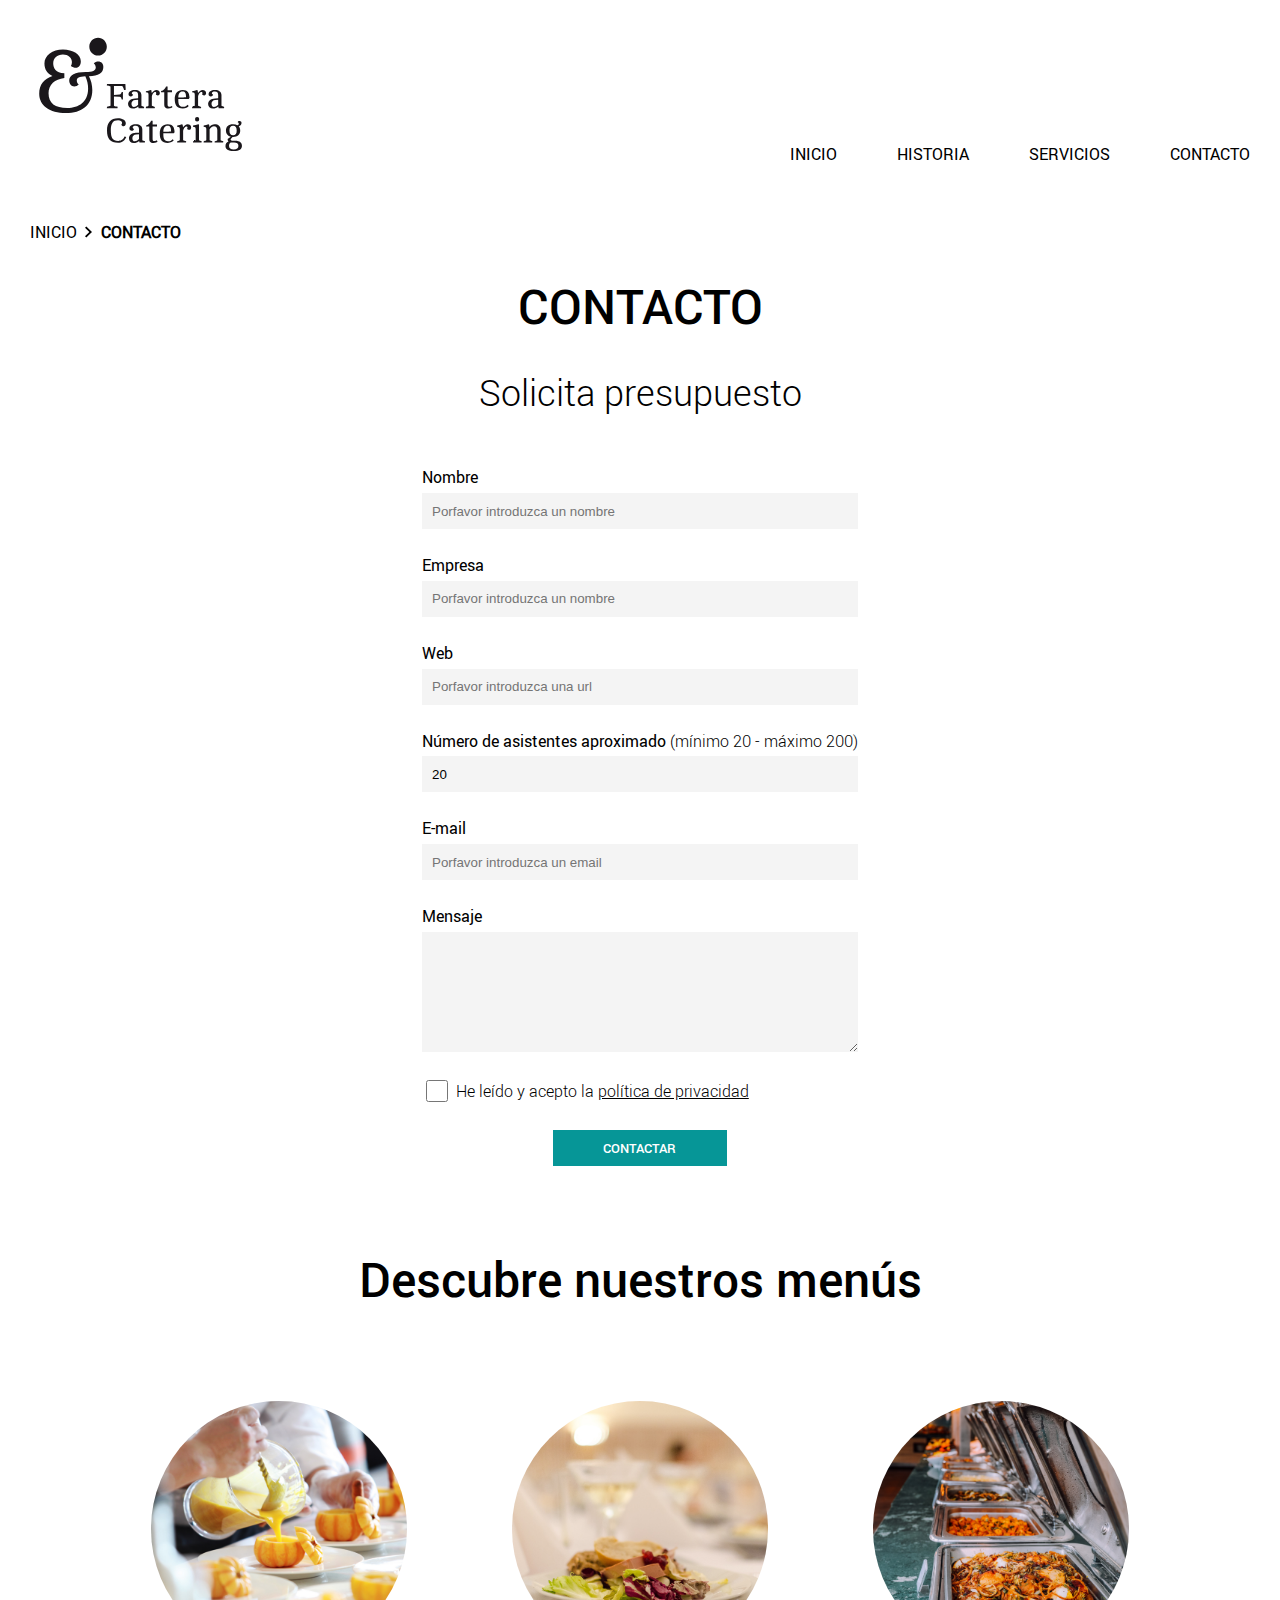
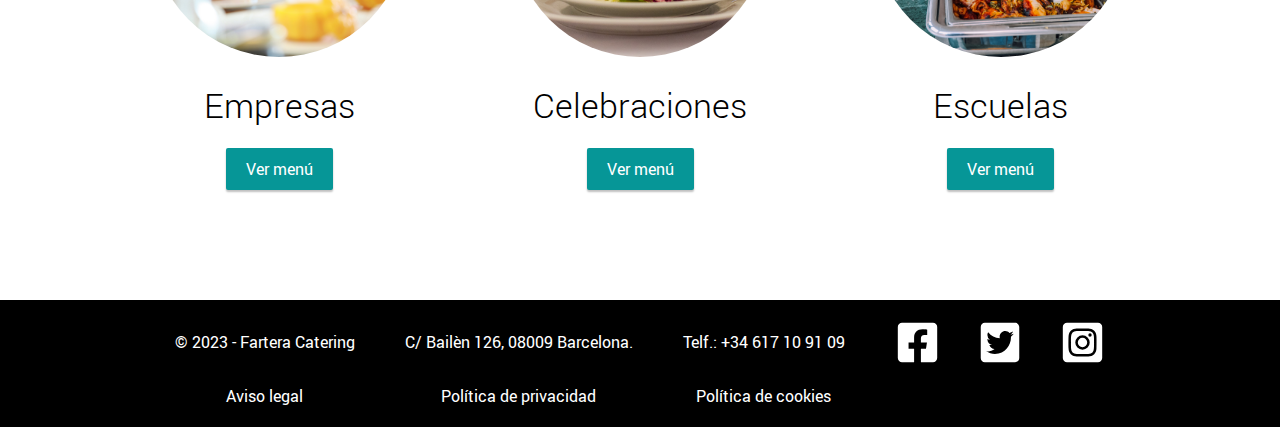
<file: contact.html>
<!DOCTYPE html>
<html lang="es-ES">
    <head>
        <title>Fartera Catering</title>
    
        <!-- META -->
        <meta charset="UTF-8">
        <meta name="viewport" content="width=device-width, initial-scale=1.0">
    
        <!-- CSS -->
        <link rel="stylesheet" href="css/reset.css">
        <link rel="stylesheet" href="css/type.css">
        <link rel="stylesheet" href="css/generalstyle.css">
        <link rel="stylesheet" href="css/formstyle.css">
    
        <!-- Favicon Provided -->
        <link rel="icon" type="image/svg" sizes="32x32" href="media/logo/FC-logo-isotipo.svg">
    </head>
    <body>
        <!-- HEADER -->
        <!-- #region -->
        <header>
            <div class="top-header">
                <picture>
                    <source srcset="media/logo/FC-logo-isotipo.svg" 
                        media="(max-width:480px)">
                    <img src="media/logo/FC-logo-horizontal.svg" 
                        alt="Fartera Catering Logo">
                </picture>
                <img src="media/icons/bars-solid.svg" alt="Icono de Menu"
                    class="ham_menu">
                <nav class="top-prinav">
                    <ul>
                        <li>
                            <a href="index.html" target="_parent" title="Ir a la pagina inicial">INICIO</a>
                        </li>
                        <li>
                            <a href="#" target="_parent" title="Ir a la pagina de historia">HISTORIA</a>
                        </li>
                        <li>
                            <a href="#" target="_parent" title="Ir a la pagina de servicios">SERVICIOS</a>
                        </li>
                        <li>
                            <a href="#" target="_self" title="Ir a la pagina de contacto">CONTACTO</a>
                        </li>
                    </ul>
                </nav>
            </div>
            <nav aria-label="Breadcrumb" class="breadcrumb">
                <ol>
                    <li><a href="index.html">INICIO</a></li>
                    <li><a href="#" aria-current="page">CONTACTO</a></li>
                </ol>
            </nav>
        </header>
        <!-- #endregion -->
    
        <!-- CONTACT FORM -->
        <!-- #region -->
        <form id="conctact-form" name="conctact-form" method="post">
            <h1>CONTACTO</h1>
            <fieldset>
                <legend>Solicita presupuesto</legend>
                <ul>
                    <li>
                        <label for="interested-name">Nombre</label>
                        <input id="interested-name" name="interested-name" 
                            type="text" minlength="1"
                            placeholder="Porfavor introduzca un nombre" required>
                    </li>
                    <li>
                        <label for="workstation">Empresa</label>
                        <input id="workstation" name="workstation"
                            type="text" minlength="1"
                            placeholder="Porfavor introduzca un nombre" required>
                    </li>
                    <li>
                        <label for="url-web">Web</label>
                        <input id="url-web" name="url-web"
                            type="url" minlength="1"
                            placeholder="Porfavor introduzca una url"
                            title="No olvides agregar https:// al link" required>
                    </li>
                    <li>
                        <label for="num-of-asist">
                            Número de asistentes aproximado 
                            <span>(mínimo 20 - máximo 200)</span>
                        </label>
                        <input id="num-of-asist" name="num-of-asist"
                            type="number" min="20" max="200" value="20"
                            placeholder="Porfavor introduzca un numero de asistentes" required>
                    </li>
                    <li>
                        <label for="email">E-mail</label>
                        <input id="email" name="email" type="email" 
                            pattern="^((?!\.)[\w\-_.]*[^.])(@\w+)(\.\w+(\.\w+)?[^.\W])$" 
                            placeholder="Porfavor introduzca un email" required>
                    </li>
                    <li>
                        <label for="message">Mensaje</label>
                        <textarea id="message" name="message" required></textarea>
                    </li>
                    <li class="makeme-row">
                        <input id="chk-privp" name="chk-privp" type="checkbox" required>
                        <label for="chk-privp">
                            He leído y acepto la 
                            <a href="www.farteracatering.com/politica-de-privacidad" 
                                target="_blank">
                                política de privacidad
                            </a>
                        </label>
                    </li>
                    <li>
                        <button type="submit">
                            CONTACTAR
                        </button>
                    </li>
                </ul>
            </fieldset>
        </form>
        <!-- #endregion -->
    
        <!-- SEE MORE SECTION -->
        <!-- #region -->
        <section class="see-more">
            <h2>Descubre nuestros menús</h2>
    
            <div>
                <article>
                    <picture>
                        <source srcset="media/img/empresa@1x.jpg,
                                        media/img/empresa@2x.jpg    2x,
                                        media/img/empresa@3x.jpg    3x">
                        <img src="media/img/empresa@3x.jpg" alt="Fotografia de un plato elegante">
                    </picture>
                    <h3>Empresas</h3>
                    <span>
                        <a href="menu-empresas.html" title="Ver menu para Empresas">Ver menú</a>
                    </span>
                </article>
        
                <article>
                    <picture>
                        <source srcset="media/img/celebraciones@1x.jpg,
                                        media/img/celebraciones@2x.jpg    2x,
                                        media/img/celebraciones@3x.jpg    3x">
                        <img src="media/img/celebraciones@3x.jpg" alt="Fotografia de un plato exotico">
                    </picture>
                    <h3>Celebraciones</h3>
                    <span>
                        <a href="#" title="Ver menu para Celebraciones">Ver menú</a>
                    </span>
                </article>
        
                <article>
                    <picture>
                        <source srcset="media/img/escuela@1x.jpg,
                                        media/img/escuela@2x.jpg    2x,
                                        media/img/escuela@3x.jpg    3x">
                        <img src="media/img/escuela@3x.jpg" alt="Fotografia de un buffet">
                    </picture>
                    <h3>Escuelas</h3>
                    <span>
                        <a href="#" title="Ver menu para Escuelas">Ver menú</a>
                    </span>
                </article>
            </div>
        </section>
        <!-- #endregion -->
    
        <!-- FOOTER -->
        <!-- #region -->
        <footer>
            <ul>
                <li>
                    <span>© 2023 - Fartera Catering</span>
                </li>
                <li>
                    <address>
                        C/ Bailèn 126, 08009 Barcelona.
                    </address>
                </li>
                <li>
                    <address>Telf.: +34 617 10 91 09</address>
                </li>
                <li>
                    <ul>
                        <li>
                            <a target="_blank" href="https://facebook.com/FarteraCatering">
                                <img src="media/icons/facebook-square-brands.svg" alt="Facebook">
                            </a>
                        </li>
                        <li>
                            <a target="_blank" href="https://twitter.com/FarteraCatering">
                                <img src="media/icons/twitter-square-brands.svg" alt="Twitter">
                            </a>
                        </li>
                        <li>
                            <a target="_blank" href="https://instagram.com/FarteraCatering">
                                <img src="media/icons/instagram-square-brands.svg" alt="Instagramr">
                            </a>
                        </li>
                    </ul>
                </li>
                <li>
                    <a href="#">Aviso legal</a>
                </li>
                <li>
                    <a href="#">Política de privacidad</a>
                </li>
                <li>
                    <a href="#">Política de cookies</a>
                </li>
            </ul>
        </footer>
        <!-- #endregion -->
    
        <!-- JS -->
        <!-- #region -->
        <script src="js/menu.js"></script>
        <!-- #endregion -->
    </body>
</html>
</file>
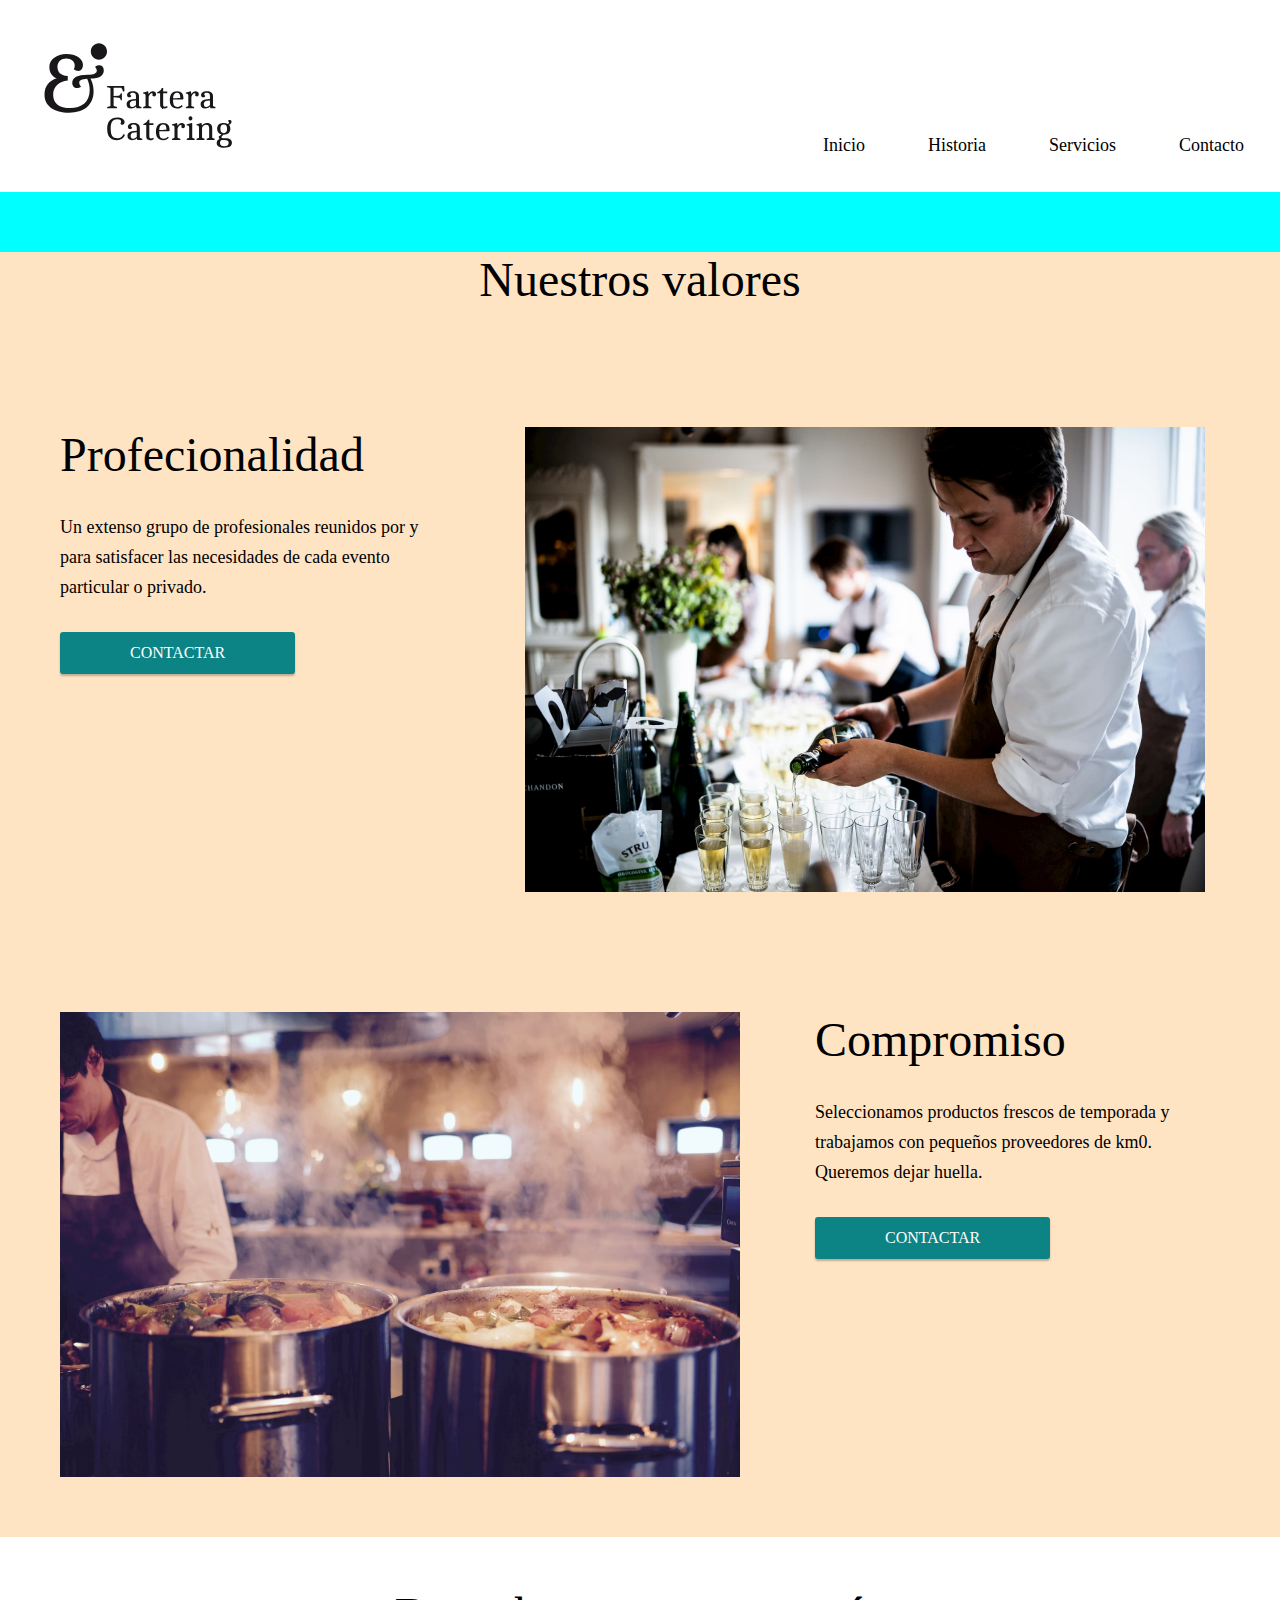
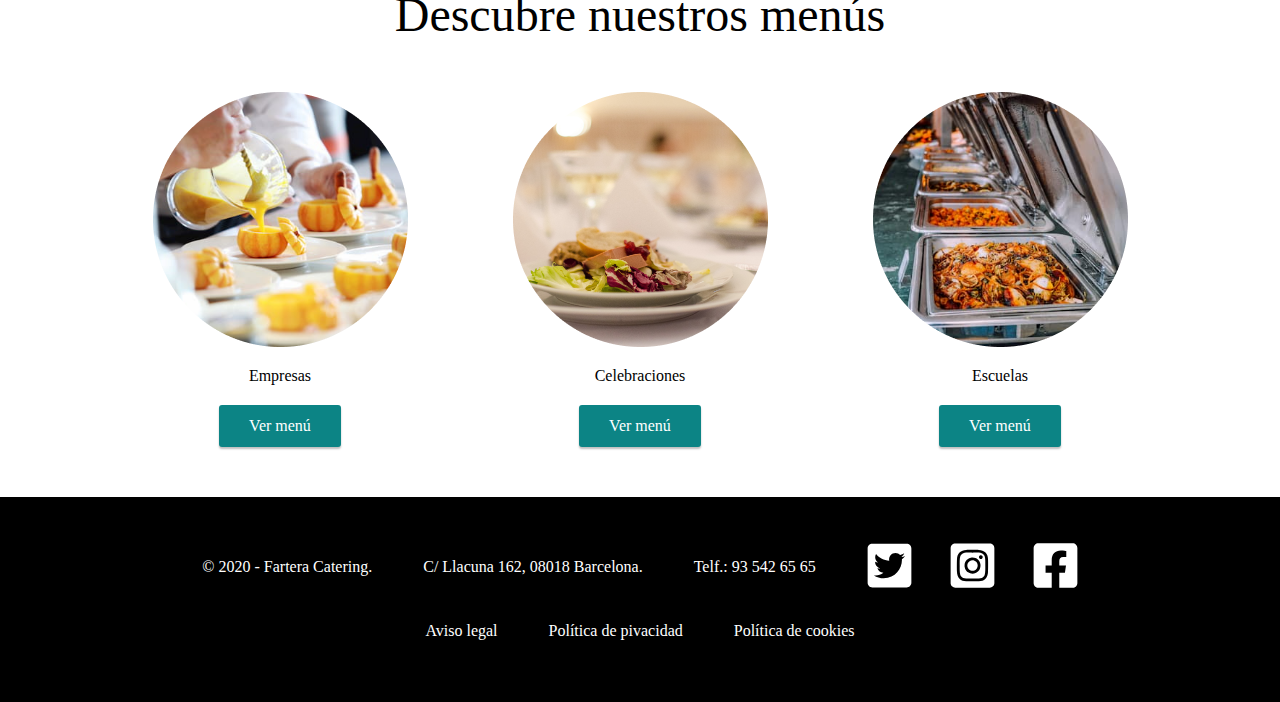
<file: home.html>
<!DOCTYPE html>
<html lang="es-ES">
<head>
    <meta charset="utf-8">

    <link rel="stylesheet" href="css/reset.css">
    <!-- main start -->
    <link rel="stylesheet" href="css/styles_home.css">
    <!-- main end -->
    <link rel="stylesheet" href="css/fonts.css">
    <link rel="stylesheet" href="css/style_header.css">
    <link rel="stylesheet" href="css/styles_aside.css">
    <link rel="stylesheet" href="css/styles_footer.css">
    
    


    <title>Fartera Catering</title>
    
</head>   
<body>
    <section id="sectionHeader">
    <header>
        <img id="Main_logo" src="img/logos/FC-logo-horizontal.svg" >
        <nav id="container_ul">
            <ul id="main_ul" >
                <li>
                    <a id="main_re" href="#">Inicio</a>
                </li>
                <li>
                    <a id="main_re" href="#">Historia</a>
                </li>
                <li>
                    <a id="main_re" href="#">Servicios</a>
                </li>
                <li>
                    <a id="main_re" href="#">Contacto</a>
                </li>
            </ul>
        </nav>
    </header>
    <!-- <ol class="breadcrumb">
        <li class="breadcrumb-item"> <a id="bcrumb"href="#"> Inicio </a></li>
        <li class="breadcrumb-item"> <a id="bcrumb" href="#"> Contacto </a></li>
    </ol> -->
</section>

    <section class="slides">
        <div   id="img_slider_main">
            <div class="slider_container">
                <ul class="splide_list">
                    <li class="slide_item">
                        <img src="img/img_src/foto1-pase@1x.jpg" alt="option1">
                    </li>
                    <li class="slide_item">
                        <img src="img/img_src/foto2-pase@1x.jpg" alt="option2">
                    </li>
                    <li class="slide_item">
                        <img src="img/img_src/foto3-pase@1x.jpg" alt="option3">
                    </li>
                </ul>
            </div>
        </div>
    </section>

    <section class="Section_valores">
        <h3 class="h3Valores">Nuestros valores</h3>
            <article class="ar_profecionalidad">
            <div class="texto_d">
                    <h3 class="title">Profecionalidad</h3>
                <p class="text_parag">Un extenso grupo de profesionales reunidos por y para satisfacer las necesidades de cada evento particular o privado.</p>
                <a class="buttom_c" href="#">CONTACTAR</a>
            </div>
                <img class="img_v" src="img/img_src/profesionalidad@3x.jpg" alt="profesionalidad">
            </article>
            
            <article class="ar_profecionalidad">
            
                <img class="img_v" src="img/img_src/compromiso@3x.jpg" alt="profesionalidad">
                <div class="texto_d">
                <h3 class="title">Compromiso</h3>
                <p class="text_parag" >Seleccionamos productos frescos de temporada y trabajamos con pequeños proveedores de km0. Queremos dejar huella.</p>
                <a class="buttom_c" href="#">CONTACTAR</a>
            </div>
               
            </article>
            
    </section>

    <aside>
    <h2 class="presupues_item_as">Descubre nuestros menús</h2>  
        <section class="others_box">
                

            <div class="div_menus">
                <article class="ar_others">
                    <picture id="col">
                        <source srcset="img/img_src/empresa@1x.jpg,
                                        img/img_src/empresa@2x.jpg 2x,
                                        img/img_src/empresa@3x.jpg 3x">
                        <img id="img_circle" src="img/img_src/empresa@3x.jpg" alt="Menu Empresas">
                    </picture>
                    <h3>Empresas</h3>
                    <a class="a_side" href="#" title="Ir a menú para empresas">Ver menú</a>
                </article>

                <article class="ar_others">
                    <picture id="col">
                        <source srcset="img/img_src/celebraciones@1x.jpg,
                                        img/img_src/celebraciones@2x.jpg 2x,
                                        img/img_src/celebraciones@3x.jpg 3x" >
                        <img id="img_circle" src="img/img_src/celebraciones@3x.jpg" alt="Menu Celebraciones">
                    </picture>
                    <h3>Celebraciones</h3>  
                    <a class="a_side" href="#" title="Ir a menú para Celebraciones">Ver menú</a>
                </article>
                
                <article class="ar_others">
                    <picture id="col">
                        <source srcset="img/img_src/escuela@1x.jpg,
                                        img/img_src/escuela@2x.jpg 2x
                                        img/img_src/escuela@3x.jpg 3x">
                        <img id="img_circle" src="img/img_src/escuela@3x.jpg" alt="Menu Escuelas">  
                    </picture>
                    <h3>Escuelas</h3>
                    <a class="a_side" href="#" title="Ir a menú para Escuelas">Ver menú</a>
                </article>
            </div>

    
        </section>   
    </aside>
    <script src="js/slider.js"></script>
</body>
<footer>
    <section class="footsection">
        <nav class="contacto_foot">
            <ul class="foot_ul">
                <li class="fo_list">© 2020 - Fartera Catering.</li>
                <li class="fo_list">C/ Llacuna 162, 08018 Barcelona.</li>
                <li class="fo_list">Telf.: 93 542 65 65</li>
            </ul>
            <ul class="foot_ul_img">
                <li><img class="scm" src="img/logos/twitter.svg" alt="twitter"></li>
                <li><img class="scm" src="img/logos/instagram.svg" alt="instagram"></li>
                <li><img class="scm" src="img/logos/facebook.svg" alt="facebook"></li>
            </ul>
        </nav>

        <nav class="politicas_foot">
            <ul class="foot_ul">
                <li><a class="fo_li_a" href="#">Aviso legal</a></li>
                <li><a class="fo_li_a" href="#">Política de pivacidad</a></li>
                <li><a class="fo_li_a" href="#">Política de cookies</a></li>
            </ul>
        </nav>
    </section>
</footer>
</html>
</file>
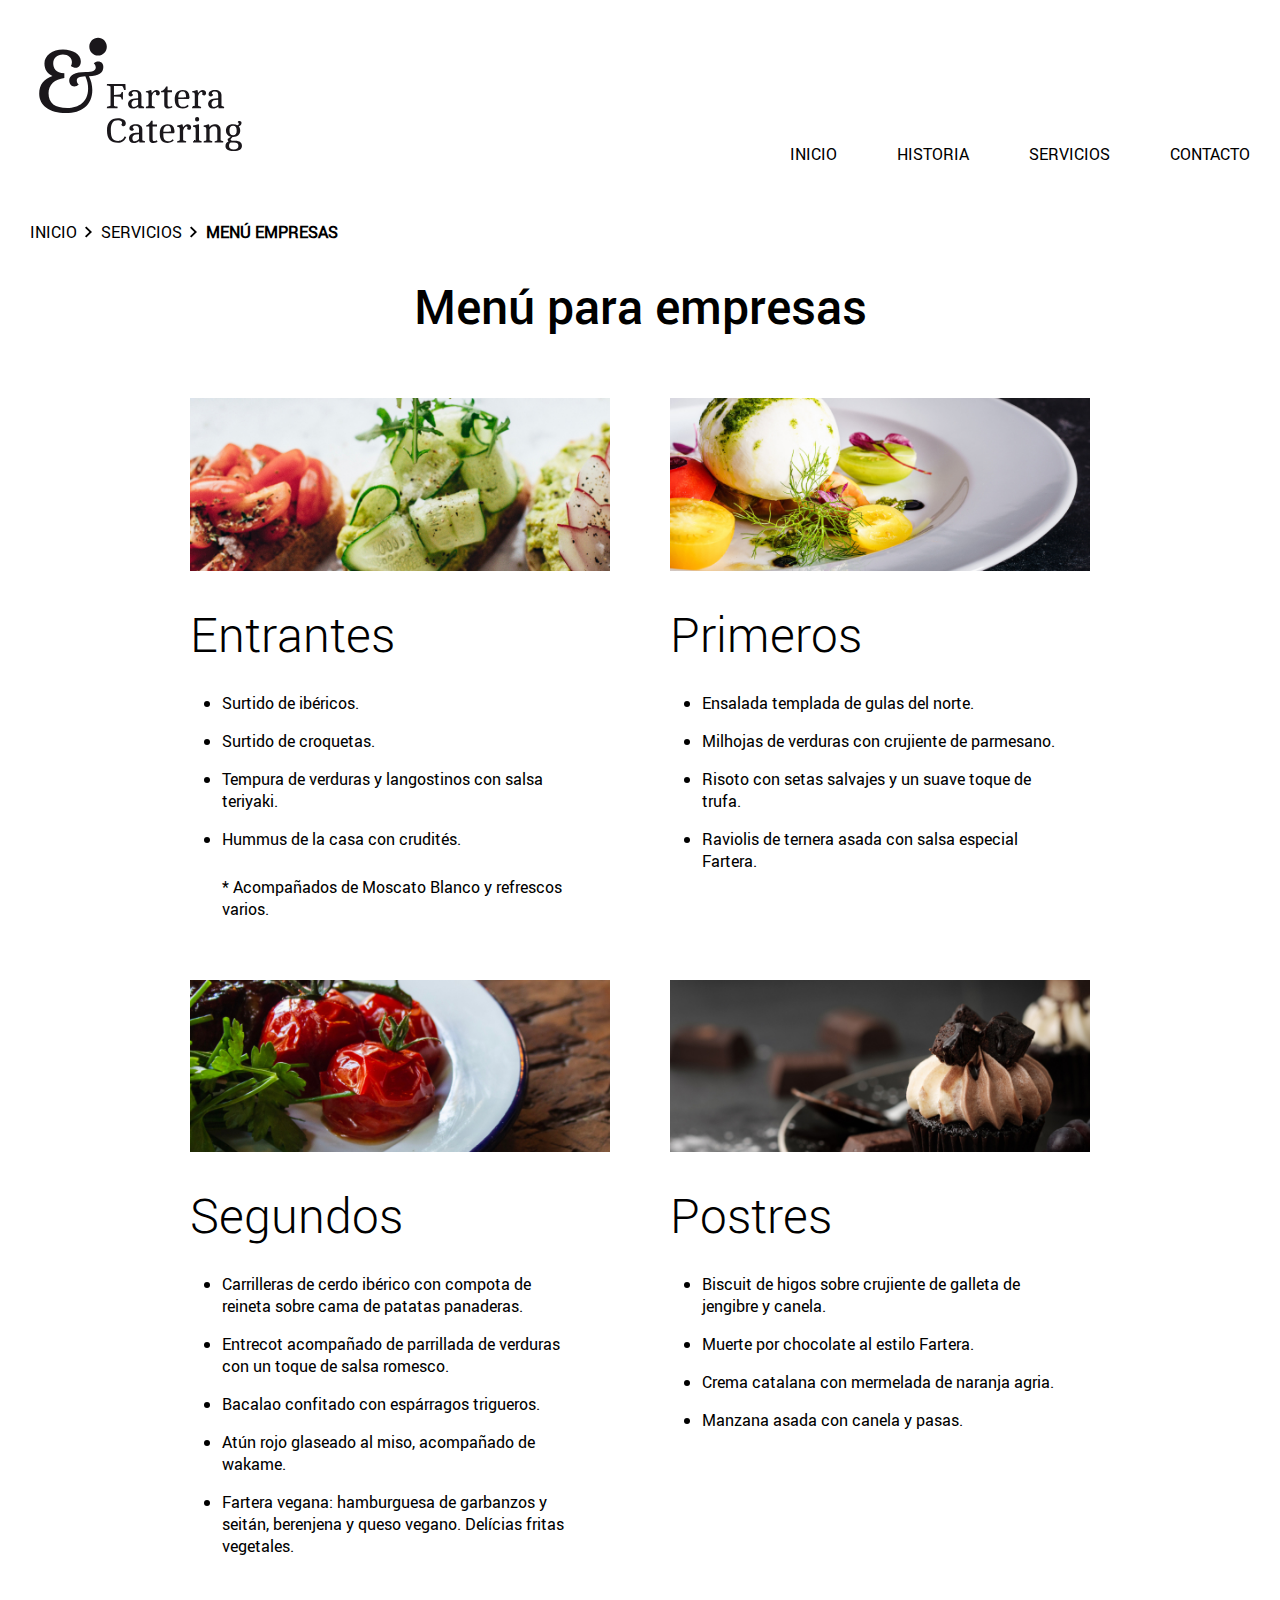
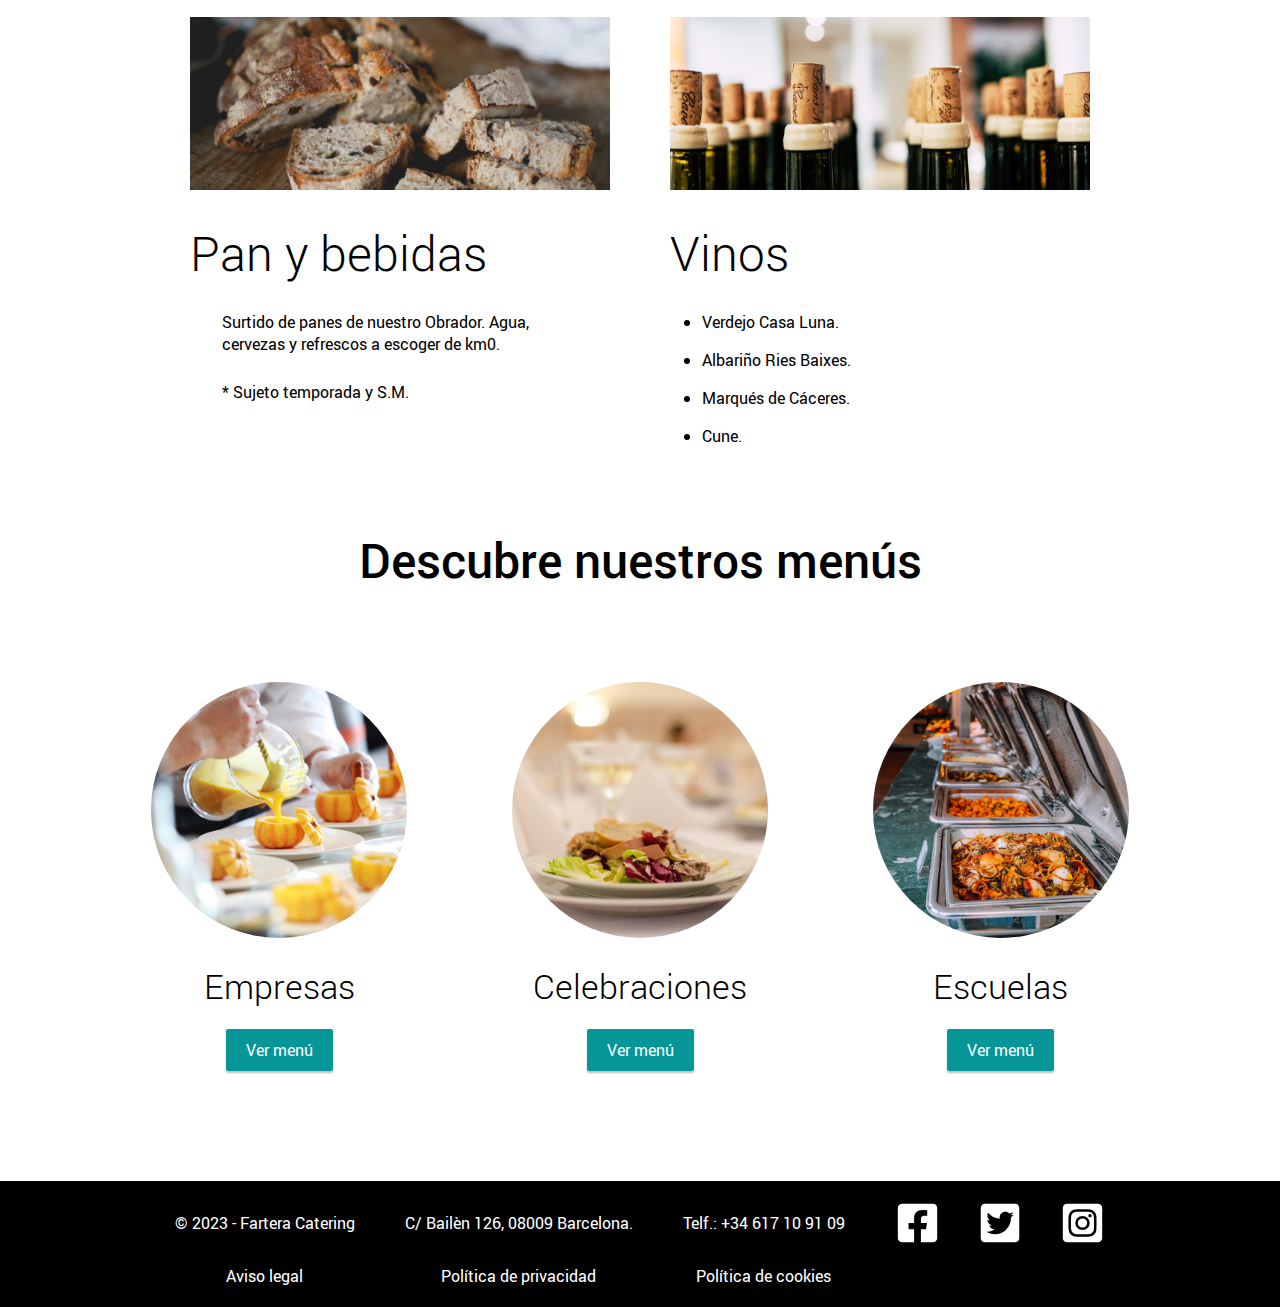
<file: menu-empresas.html>
<!DOCTYPE html>
<html lang="es-ES">
    <head>
        <title>Fartera Catering</title>
    
        <!-- META -->
        <meta charset="UTF-8">
        <meta name="viewport" content="width=device-width, initial-scale=1.0">
    
        <!-- CSS -->
        <link rel="stylesheet" href="css/reset.css">
        <link rel="stylesheet" href="css/type.css">
        <link rel="stylesheet" href="css/generalstyle.css">
        <link rel="stylesheet" href="css/menusstyle.css">
    
        <!-- Favicon Provided -->
        <link rel="icon" type="image/svg" sizes="32x32" href="media/logo/FC-logo-isotipo.svg">
    </head>
    <body>
        <!-- HEADER -->
        <!-- #region -->
        <header>
            <div class="top-header">
                <picture>
                    <source srcset="media/logo/FC-logo-isotipo.svg" 
                        media="(max-width:480px)">
                    <img src="media/logo/FC-logo-horizontal.svg" 
                        alt="Fartera Catering Logo">
                </picture>
                <img src="media/icons/bars-solid.svg" alt="Icono de Menu"
                    class="ham_menu">
                <nav class="top-prinav">
                    <ul>
                        <li>
                            <a href="index.html" target="_parent" title="Ir a la pagina inicial">INICIO</a>
                        </li>
                        <li>
                            <a href="#" target="_parent" title="Ir a la pagina de historia">HISTORIA</a>
                        </li>
                        <li>
                            <a href="#" target="_parent" title="Ir a la pagina de servicios">SERVICIOS</a>
                        </li>
                        <li>
                            <a href="contact.html" target="_parent" title="Ir a la pagina de contacto">CONTACTO</a>
                        </li>
                    </ul>
                </nav>
            </div>
            <nav aria-label="Breadcrumb" class="breadcrumb">
                <ol>
                    <li><a href="index.html">INICIO</a></li>
                    <li><a href="#">SERVICIOS</a></li>
                    <li><a href="#" aria-current="page">MENÚ EMPRESAS</a></li>
                </ol>
            </nav>
        </header>
        <!-- #endregion -->
    
        <!-- Main section -->
        <!-- #region -->
        <main id="menu-empresas">
            <h1>Menú para empresas</h1>

            <div>
                <section>
                    <picture>
                        <source srcset="
                            media/img/menu_empresa/three-breads-with-sliced-vegetables-1580464@1x.jpg,
                            media/img/menu_empresa/three-breads-with-sliced-vegetables-1580464@2x.jpg 2x,
                            media/img/menu_empresa/three-breads-with-sliced-vegetables-1580464@3x.jpg 3x">
                        <img src="media/img/menu_empresa/three-breads-with-sliced-vegetables-1580464@3x.jpg"
                            alt="Fotografia de unos entrantes">
                    </picture>
                    <h2>Entrantes</h2>
                    <div>
                        <ul>
                            <li>Surtido de ibéricos.</li>
                            <li>Surtido de croquetas.</li>
                            <li>Tempura de verduras y langostinos con salsa teriyaki.</li>
                            <li>Hummus de la casa con crudités.</li>
                        </ul>
                        <p>
                            * Acompañados de Moscato Blanco y refrescos varios.
                        </p>
                    </div>
                </section>
                <section>
                    <picture>
                        <source srcset="
                            media/img/menu_empresa/sliced-fruit-on-white-ceramic-plate-3669501@1x.jpg,
                            media/img/menu_empresa/sliced-fruit-on-white-ceramic-plate-3669501@2x.jpg 2x,
                            media/img/menu_empresa/sliced-fruit-on-white-ceramic-plate-3669501@3x.jpg 3x">
                        <img src="media/img/menu_empresa/sliced-fruit-on-white-ceramic-plate-3669501@3x.jpg"
                            alt="Fotografia de un plato de frutas">
                    </picture>
                    <h2>Primeros</h2>
                    <div>
                        <ul>
                            <li>Ensalada templada de gulas del norte.</li>
                            <li>Milhojas de verduras con crujiente de parmesano.</li>
                            <li>Risoto con setas salvajes y un suave toque de trufa.</li>
                            <li>Raviolis de ternera asada con salsa especial Fartera.</li>
                        </ul>
                    </div>
                </section>
                <section>
                    <picture>
                        <source srcset="
                            media/img/menu_empresa/louis-hansel-shotsoflouis-9fy37IYSB3g-unsplash@1x.jpg,
                            media/img/menu_empresa/louis-hansel-shotsoflouis-9fy37IYSB3g-unsplash@2x.jpg 2x,
                            media/img/menu_empresa/louis-hansel-shotsoflouis-9fy37IYSB3g-unsplash@3x.jpg 3x">
                        <img src="media/img/menu_empresa/louis-hansel-shotsoflouis-9fy37IYSB3g-unsplash@3x.jpg"
                            alt="Fotografia de un plato con tomates secos">
                    </picture>
                    <h2>Segundos</h2>
                    <div>
                        <ul>
                            <li>Carrilleras de cerdo ibérico con compota de reineta sobre cama de patatas panaderas.</li>
                            <li>Entrecot acompañado de parrillada de verduras con un toque de salsa romesco.</li>
                            <li>Bacalao confitado con espárragos trigueros.</li>
                            <li>Atún rojo glaseado al miso, acompañado de wakame.</li>
                            <li>Fartera vegana: hamburguesa de garbanzos y seitán, berenjena y queso vegano. Delícias fritas vegetales.</li>
                        </ul>
                    </div>
                </section>
                <section>
                    <picture>
                        <source srcset="
                            media/img/menu_empresa/shallow-focus-photography-of-chocolate-cupcakes-1028714@1x.jpg,
                            media/img/menu_empresa/shallow-focus-photography-of-chocolate-cupcakes-1028714@2x.jpg 2x,
                            media/img/menu_empresa/shallow-focus-photography-of-chocolate-cupcakes-1028714@3x.jpg 3x">
                        <img src="media/img/menu_empresa/shallow-focus-photography-of-chocolate-cupcakes-1028714@3x.jpg"
                            alt="Fotografia de una magdalena de chocolate">
                    </picture>
                    <h2>Postres</h2>
                    <div>
                        <ul>
                            <li>Biscuit de higos sobre crujiente de galleta de jengibre y canela.</li>
                            <li>Muerte por chocolate al estilo Fartera.</li>
                            <li>Crema catalana con mermelada de naranja agria.</li>
                            <li>Manzana asada con canela y pasas.</li>
                        </ul>
                    </div>
                </section>
                <section>
                    <picture>
                        <source srcset="
                            media/img/menu_empresa/selective-focus-photography-of-slices-of-breads-1555813@1x.jpg,
                            media/img/menu_empresa/selective-focus-photography-of-slices-of-breads-1555813@2x.jpg 2x,
                            media/img/menu_empresa/selective-focus-photography-of-slices-of-breads-1555813@3x.jpg 3x">
                        <img src="media/img/menu_empresa/selective-focus-photography-of-slices-of-breads-1555813@3x.jpg"
                            alt="Fotografia de unas rebanadas de pan">
                    </picture>
                    <h2>Pan y bebidas</h2>
                    <div>
                        <p>
                            Surtido de panes de nuestro Obrador.
                            Agua, cervezas y refrescos a escoger de km0.
                        </p>
                        <p>
                            * Sujeto temporada y S.M.
                        </p>
                    </div>
                </section>
                <section>
                    <picture>
                        <source srcset="
                            media/img/menu_empresa/close-up-photo-of-wine-bottles-with-cork-2647933@1x.jpg,
                            media/img/menu_empresa/close-up-photo-of-wine-bottles-with-cork-2647933@2x.jpg 2x,
                            media/img/menu_empresa/close-up-photo-of-wine-bottles-with-cork-2647933@3x.jpg 3x">
                        <img src="media/img/menu_empresa/close-up-photo-of-wine-bottles-with-cork-2647933@3x.jpg"
                            alt="Fotografia de unos vinos">
                    </picture>
                    <h2>Vinos</h2>
                    <div>
                        <ul>
                            <li>Verdejo Casa Luna.</li>
                            <li>Albariño Ries Baixes.</li>
                            <li>Marqués de Cáceres.</li>
                            <li>Cune.</li>
                        </ul>
                    </div>
                </section>
            </div>
        </main>
        <!-- #endregion -->
    
        <!-- SEE MORE SECTION -->
        <!-- #region -->
        <aside>
            <section class="see-more">
                <h2>Descubre nuestros menús</h2>
        
                <div>
                    <article>
                        <picture>
                            <source srcset="media/img/empresa@1x.jpg,
                                            media/img/empresa@2x.jpg    2x,
                                            media/img/empresa@3x.jpg    3x">
                            <img src="media/img/empresa@3x.jpg" alt="Fotografia de un plato elegante">
                        </picture>
                        <h3>Empresas</h3>
                        <span>
                            <a href="#menu-empresas" title="Ver menu para Empresas">Ver menú</a>
                        </span>
                    </article>
            
                    <article>
                        <picture>
                            <source srcset="media/img/celebraciones@1x.jpg,
                                            media/img/celebraciones@2x.jpg    2x,
                                            media/img/celebraciones@3x.jpg    3x">
                            <img src="media/img/celebraciones@3x.jpg" alt="Fotografia de un plato exotico">
                        </picture>
                        <h3>Celebraciones</h3>
                        <span>
                            <a href="#" title="Ver menu para Celebraciones">Ver menú</a>
                        </span>
                    </article>
            
                    <article>
                        <picture>
                            <source srcset="media/img/escuela@1x.jpg,
                                            media/img/escuela@2x.jpg    2x,
                                            media/img/escuela@3x.jpg    3x">
                            <img src="media/img/escuela@3x.jpg" alt="Fotografia de un buffet">
                        </picture>
                        <h3>Escuelas</h3>
                        <span>
                            <a href="#" title="Ver menu para Escuelas">Ver menú</a>
                        </span>
                    </article>
                </div>
            </section>
        </aside>
        <!-- #endregion -->
    
        <!-- FOOTER -->
        <!-- #region -->
        <footer>
            <ul>
                <li>
                    <span>© 2023 - Fartera Catering</span>
                </li>
                <li>
                    <address>
                        C/ Bailèn 126, 08009 Barcelona.
                    </address>
                </li>
                <li>
                    <address>Telf.: +34 617 10 91 09</address>
                </li>
                <li>
                    <ul>
                        <li>
                            <a target="_blank" href="https://facebook.com/FarteraCatering">
                                <img src="media/icons/facebook-square-brands.svg" alt="Facebook">
                            </a>
                        </li>
                        <li>
                            <a target="_blank" href="https://twitter.com/FarteraCatering">
                                <img src="media/icons/twitter-square-brands.svg" alt="Twitter">
                            </a>
                        </li>
                        <li>
                            <a target="_blank" href="https://instagram.com/FarteraCatering">
                                <img src="media/icons/instagram-square-brands.svg" alt="Instagramr">
                            </a>
                        </li>
                    </ul>
                </li>
                <li>
                    <a href="#">Aviso legal</a>
                </li>
                <li>
                    <a href="#">Política de privacidad</a>
                </li>
                <li>
                    <a href="#">Política de cookies</a>
                </li>
            </ul>
        </footer>
        <!-- #endregion -->
    
        <!-- JS -->
        <!-- #region -->
        <script src="js/menu.js"></script>
        <!-- #endregion -->
    </body>
</html>
</file>
<file: css/type.css>
/*~~~~~~~~~~~~~~~~~~~~~~~~~~~~~~~~~~~~~~~~~~~~~~*/
/*                     Fonts                    */
/*~ ------------------------------------------ ~*/

/*  ROBOTO  */
    /*  Rob-Light   */
    @font-face{ 
        font-family: 'Roboto-Light';
        src: url('../media/fonts/Roboto-Light-webfont.eot');
        src: url('../media/fonts/Roboto-Light-webfont.eot?iefix') format('eot'),
             url('../media/fonts/Roboto-Light-webfont.woff') format('woff'),
             url('../media/fonts/Roboto-Light-webfont.ttf') format('truetype'),
             url('../media/fonts/Roboto-Light-webfont.svg#webfont') format('svg');
        font-weight: 300;
        font-style: normal;
    }
    /* ------------- */
    /*  Rob-Regular  */
    @font-face{ 
        font-family: 'Roboto-Regular';
        src: url('../media/fonts/Roboto-Regular-webfont.eot');
        src: url('../media/fonts/Roboto-Regular-webfont.eot?iefix') format('eot'),
            url('../media/fonts/Roboto-Regular-webfont.woff') format('woff'),
            url('../media/fonts/Roboto-Regular-webfont.ttf') format('truetype'),
            url('../media/fonts/Roboto-Regular-webfont.svg#webfont') format('svg');
        font-weight: 400;
        font-style: normal;
    }
    /* ------------- */
    /*  Rob-Medium   */
    @font-face{ 
        font-family: 'Roboto-Medium';
        src: url('../media/fonts/Roboto-Medium-webfont.eot');
        src: url('../media/fonts/Roboto-Medium-webfont.eot?iefix') format('eot'),
             url('../media/fonts/Roboto-Medium-webfont.woff') format('woff'),
             url('../media/fonts/Roboto-Medium-webfont.ttf') format('truetype'),
             url('../media/fonts/Roboto-Medium-webfont.svg#webfont') format('svg');
        font-weight: 500;
        font-style: normal;
    }
    /* ------------- */
/*  ------   */
/*~~~~~~~~~~~~~~~~~~~~~~~~~~~~~~~~~~~~~~~~~~~~~~*/
</file>
<file: css/generalstyle.css>
/*~~~~~~~~~~~~~~~~~~~~~~~~~~~~~~~~~~~~~~~~~~~~~~*/
/*                General Style                 */
/*~ ------------------------------------------ ~*/

/*  Aplicable for all   */
body {
  font-family: "Roboto-Regular", Arial, Helvetica, sans-serif;
  font-size: 1rem;
  color: black;
  width: 100%;
}

a:link {
  color: black;
  text-decoration: none;
}
a:visited { color: #222222; }
a:hover { text-decoration: underline; }
a:active { color: var(--primary-color); }
/*  -----------------   */

/*  This is aplicable for all headers   */
header {
  margin: 1.9rem;

  display: flex;
  flex-direction: column;
  gap: 3.5rem;
}
.ham_menu { display: none; }
.ham_menu:active { filter: invert(40%); }
header picture img { height: 8.1rem; }
.top-header {
  width: 100%;

  display: flex;
  justify-content: space-between;
}

/* Principal nav */
/* General */
nav { align-self: end; }
nav ul {
  display: flex;
  gap: 3.75rem;
}
nav li { list-style: none; }
/* --- */
/* Only when "Menu buton" is pressed */
.top-prinav_layer {
    height: 100%;
    width: 100vw;
    background: white;
    padding: 0.3rem;
  
    position: absolute;
    z-index: 100;
    top: 11rem;
    left: 50rem;

    display: flex;
    justify-content: center;
}
.top-prinav_layer ul {
    font-size: 1.375rem;
    flex-direction: column;
    gap: 2rem;
}
/* ********************************* */

/*  Breadcrumb  */
.breadcrumb { align-self: self-start; }
nav.breadcrumb ol { list-style: none; }
nav.breadcrumb li { display: inline; }
nav.breadcrumb li + li::before {
  margin: 0 0.25em;
  content: " ";

  display: inline-block;
  height: 0.75rem;
  width: 0.75rem;
  background-image: url("../media/icons/Shape.svg");
  background-repeat: no-repeat;
  background-size: contain;
}
nav.breadcrumb [aria-current="page"] 
{ font-weight: 700; }
/* ¬¬¬¬¬¬¬¬¬¬¬¬¬¬¬¬¬¬ */
/*  ~ Header end ~   */
/* ------------------------------------- */

h1 {
  font-family: "Roboto-Medium", Arial, Helvetica, sans-serif;
  font-size: 3rem;
  text-align: center;
}

/*  This is aplicable for see-more section   */
.see-more {
  display: flex;
  flex-direction: column;
  justify-content: center;
  align-items: center;
  gap: 5.625rem;

  margin-top: 5rem;
  margin-bottom: 6.875rem;
  padding: 0 1.25rem;
}
.see-more h2 {
  font-family: "Roboto-Medium", Arial, Helvetica, sans-serif;
  font-size: 3rem;
  text-align: center;
}

.see-more div {
  width: 100%;

  display: flex;
  justify-content: center;
  align-items: center;
  flex-wrap: wrap;
  gap: 6.55rem;
}
.see-more article {
  height: 100%;
  width: 100%;
  min-width: 10rem;
  max-width: 16rem;
  flex-grow: 0;
  flex-shrink: 1;
  flex-basis: calc(100%/3 - 85px);

  display: flex;
  flex-direction: column;
  justify-content: center;
  align-items: center;
  gap: 1.25rem;
}
.see-more img { 
  width: 100%;
  border-radius: 50%;
}
.see-more article h3 {
  font-family: "Roboto-Light", Arial, Helvetica, sans-serif;
  font-size: 2.125rem;
}
.see-more article span {
  display: block;
  background-color: var(--primary-color);
  border-radius: 2px;
  /* offset-x, offset-y, blur, spread, color */
  box-shadow: 0px 2px 2px rgba(0, 0, 0, 0.25);
  color: #ffffff;
  padding: 0.625rem 1.25rem;
}
.see-more span:hover {
  filter: brightness(120%);
  text-decoration: underline;
}
.see-more span:active { 
  box-shadow: 0 0 0;
  filter: brightness(90%);
  text-decoration: underline;
}
.see-more a:link {
  color: #ffffff;
  display: flex;
  justify-content: center;
  align-items: center;
}
.see-more a:visited { color: #ffffff; }
/*  ~ see-more end ~   */
/* ------------------------------------- */

/*  This is aplicable for all footers   */
footer {
  background-color: #000000;
  font-size: 1rem;
  color: #ffffff;

  padding: 1.25rem;
  display: flex;
  justify-content: center;
  align-items: center;
}
footer li { list-style: none; }
footer a:link {
  color: #ffffff;
  display: flex;
  justify-content: center;
  align-items: center;
}
footer a:visited, .see-more a:visited 
{ color: #ffffff; }
footer ul {
  display: grid;
  grid-template-columns: auto auto auto auto;
  grid-column-gap: 3.125rem;
  grid-row-gap: 1.25rem;
  align-items: center;
  justify-content: center;
}
footer img {
  width: 2.8rem;
  height: 2.8rem;
  filter: invert(100%);
}
footer li ul {
  display: flex;
  justify-content: center;
  align-items: center;
  gap: 2.375rem;
}
/*  ~ Footer end ~   */
/* ------------------------------------- */

/* //////////////////////////////////////////// */
/*                   MOBILE                     */
/* //////////////////////////////////////////// */
@media screen and (max-width: 480px) {  
  /* header */
  header {
    margin: 0.625rem 1.25rem;
    margin-bottom: 2rem;
  }
  .top-header { align-items: center; }
  .ham_menu { 
    display: inline;
    height: 3.5rem;
  }
  header nav { display: none; }
  /* //////////////////////////// */

  /* see-more section */
  .see-more {
    margin-top: 3rem;
    margin-bottom: 3rem;
    gap: 3rem;
  }
  .see-more div {
    flex-direction: column;
    gap: 3.5rem;
  }
  .see-more article { gap: 0.5rem; }
  /* //////////////////////////// */

  /* footer */
  footer ul {
    margin-top: 1.56rem;
    display: flex;
    flex-direction: column;
    gap: 1.125rem;
  }
  footer li ul {
    flex-direction: row;
    margin: 0;
  }
  /* //////////////////////////// */
}
/* //////////////////////////////////////////// */

/* //////////////////////////////////////////// */
/*                    TABLET                    */
/* //////////////////////////////////////////// */
@media screen and (min-width: 481px) and (max-width: 720px) {  
  /* header */
  header {
    margin: 0.625rem 1.25rem;
    margin-bottom: 2rem;
  }
  .top-header { align-items: center; }
  .ham_menu { 
    display: inline;
    height: 3.5rem;
  }
  header nav { display: none; }
  /* //////////////////////////// */

  /* see-more section */
  .see-more {
    margin-top: 3rem;
    margin-bottom: 3rem;
    gap: 3rem;
  }
  .see-more div { gap: 3.5rem; }
  .see-more article { gap: 0.5rem; }
  /* //////////////////////////// */

  /* footer */
  footer ul {
    grid-column-gap: 1rem;
    grid-row-gap: 0.75rem;
  }
  footer li ul {
    flex-direction: row;
    margin: 0;
  }
  /* //////////////////////////// */
}
/* //////////////////////////////////////////// */

/*~~~~~~~~~~~~~~~~~~~~~~~~~~~~~~~~~~~~~~~~~~~~~~*/
</file>
<file: css/formstyle.css>
/*~~~~~~~~~~~~~~~~~~~~~~~~~~~~~~~~~~~~~~~~~~~~~~*/
/*                  Form Style                  */
/*~ ------------------------------------------ ~*/

form {
    display: flex;
    flex-direction: column;
    justify-content: center;
    align-items: center;
    gap: 1.875rem;

    padding: 0 1.25rem;
}

form legend {
    margin: 0 auto;
    margin-bottom: 3.125rem;
    font-family: "Roboto-Light", Arial, Helvetica, sans-serif;
    font-size: 2.25rem;
    text-align: center;
}
form fieldset ul {
    width: 100%;
    display: flex;
    flex-direction: column;
    gap: 1.56rem;
}
form ul li { 
    list-style: none; 

    width: 100%;
    display: flex;
    flex-direction: column;
    gap: 0.3rem;
}
.makeme-row {
    flex-direction: row;
    align-items: center;
    font-family: "Roboto-Light", Arial, Helvetica, sans-serif;
    font-size: 1rem;
}
.makeme-row a { text-decoration: underline; }
label span { font-family: "Roboto-Light" }

form textarea {
    height: 6.25rem;
    padding: 0.625rem;
    border: 0;
    background-color: rgba(148, 148, 148, 0.10);
}

form input {
    height: 1rem;
    padding: 0.625rem;
    border: 0;
    background-color: rgba(148, 148, 148, 0.10);
}
input[type="checkbox"] {
    border: 1px solid black;
    width: 1.375rem;
    height: 1.375rem;
    accent-color: var(--primary-color);
}

form button {
    margin: 0 auto;
    width: 10.9rem;
    height: 2.25rem;

    border: 0;
    background-color: var(--primary-color);
    font-family: "Roboto-Medium";
    color: white;
}
form button:hover { 
    filter: brightness(120%);
    text-decoration: underline; 
}
form button:active { filter: brightness(90%); }
/* -------------------------------------------- */
/* //////////////////////////////////////////// */
/*                   MOBILE                     */
/* //////////////////////////////////////////// */
@media screen and (max-width: 480px) {
    form input[type="checkbox"] + label 
    { font-size: 0.75rem; }

    form button { width: 100%; }
}
/* //////////////////////////////////////////// */
/*~~~~~~~~~~~~~~~~~~~~~~~~~~~~~~~~~~~~~~~~~~~~~~*/
</file>
<file: css/styles_home.css>
#img_slider_main{
  display: none;
}

.slides{
  background-color: aqua;
  padding: 30px 0 30px 0;
}

.Section_valores{
background-color: bisque;
}

.h3Valores{

font-family: Roboto;
font-size: 48px;
padding-bottom: 60px;
}

.img_v{
width: 680px;
height: 465px;
}
.h3Valores{
  text-align: center;
}
.ar_profecionalidad{
  display: flex;
  align-content: space-between;
  gap: 75px;
  padding: 60px 75px 60px 60px;
}

div.texto_d{
  display: flex;
  flex-direction: column;
  align-items: flex-start;
  gap: 30px;
}
.title{
    color: #000;
    font-family: Roboto;
    font-size: 48px;
    font-style: normal;
    font-weight: 300;
    line-height: normal;
}
.text_parag{

  
  /* p18 */
  font-family: Roboto;
  font-size: 18px;
  font-style: normal;
  font-weight: 400;
  line-height: 30px; /* 166.667% */
}

a.buttom_c:hover{
  background-color: #55e3e3;
  color:#0C8485;
}
a.buttom_c:visited{
  font-weight: bold;
  color:white;
}
a.buttom_c:active{
  color:white;
}
a.buttom_c:link{
    text-decoration: none;

    padding:12px 70px 12px 70px;
    
    color: white;
    background-color: #0C8485;
    border-radius: 3px;
    box-shadow: 0px 2px 2px 0px rgba(0, 0, 0, 0.25);
}
</file>
<file: css/fonts.css>
@font-face {
    font-family: "Roboto-light";
    src: url();
}


@font-face {
    font-family: "Roboto";
    src: url();
}
</file>
<file: css/style_header.css>
aside{
    margin: 50px 0 50px 0;
}
#sectionHeader{
    display: flex;
    flex-direction: column;
    align-items: flex-start;
    gap: 20px;
    align-self: stretch;
}

header{
    display: flex;
    padding: 36px;
    justify-content: space-between;
    align-items: flex-end;
    width: 100%;
}

#Main_logo{
    height: 120px;
    display: flex;
    flex-direction: column;
    align-items: flex-start;
    gap: 20px;
    align-self: stretch;
}

#main_re{
    color: #000;
   
    font-size: 18px;
    font-style: normal;
    font-weight: 400;
    line-height: normal;
    text-decoration: none;
    list-style-type: none;
}
#main_ul{
    
    list-style-type: none;
    gap: 63px;
    display: flex;
}
</file>
<file: css/styles_aside.css>
.in_field
{
    width: 666px;
    height: 36px;
    background-color: rgba(148, 148, 148, 0.10);
    flex-shrink: 0;
}
section h2 {
    text-align: center;
  }
#col{
    width:360px;
    height:255px;
    mask-image: url("../img/img_menu/mask_circle/Ellipse\ 2.png");
    -webkit-mask-image:url(../img/img_menu/mask_circle/Ellipse\ 2.png);
    mask-repeat: no-repeat;
    -webkit-mask-repeat: no-repeat; 
    mask-position: 50%; 
}
article.ar_others {
    display: flex;
    flex-direction: column;
    align-items: center;
    gap:20px;
}

#menu{
    
    display: flex;
    justify-content: center;
    align-items: center;
    gap: 108px;
}

.others_box, .div_menus{
    display: flex;
    justify-content: center;
}
.others_box {
    padding-top:50px;
}

#img_circle{
    width: 90%;
    height: 100%;
    object-fit: cover; /* Mantiene la proporción */
    overflow: hidden;
}

.a_side_con

.a_side_con, .a_side:hover{
    background-color: #55e3e3;
    color:#0C8485;
}
.a_side_con, .a_side:visited{
    font-weight: bold;
  color:white;
}
.a_side_con, .a_side:active{
  color:white;
}
.a_side_con:link{
    text-decoration: none;

    padding:12px 70px 12px 70px;
    
    color: white;
    background-color: #0C8485;
    border-radius: 3px;
    box-shadow: 0px 2px 2px 0px rgba(0, 0, 0, 0.25);
}

.a_side:link{
    text-decoration: none;

    padding:12px 30px 12px 30px;
    
    color: white;
    background-color: #0C8485;
    border-radius: 3px;
    box-shadow: 0px 2px 2px 0px rgba(0, 0, 0, 0.25);
}
.presupues_item_as{
    font-size: 48px;
    text-align: center;
}
</file>
<file: css/styles_footer.css>
footer{
    display: flex;
    height: 205px;
    padding: 46px 87px;
    flex-direction: column;
    align-items: flex-start;
    gap: 10px;
    background: #000;
}
.footsection
{
    display: flex;
    flex-direction: column;
    gap: 30px;
    width: 100%;
}
.contacto_foot{
    display: flex;
    justify-content: center;
    align-items: center;
    gap: 51px;
}
.fo_list, .fo_li_a {
    color: #FFF;
    text-align: center;
    font-family: Roboto;
    font-size: 16px;
    font-style: normal;
    font-weight: 400;
    line-height: normal;
    list-style: none;
    
}
.fo_li_a{
    text-decoration: none; 
}
.foot_ul{
    display: flex;
    justify-content: space-between;
    align-items: center;
    gap: 51px;
}
.foot_ul_img{
    display: flex;
    justify-content: center;
    align-items: center;
    gap: 38px;
}

.scm{
    width: 45px;
    height: 44.714px;
}
.politicas_foot{
    display: flex;
    justify-content: center;
    align-items: center; 
    gap: 51px;
}
</file>
<file: css/menusstyle.css>
/*~~~~~~~~~~~~~~~~~~~~~~~~~~~~~~~~~~~~~~~~~~~~~~*/
/*                 Menus Style                  */
/*~ ------------------------------------------ ~*/

/*  Main  */
main { 
  padding: 0 2.5rem;

  display: flex;
  flex-direction: column;
  align-items: center;
  gap: 3.75rem;
}
main div {
  width: 100%;
  display: flex;
  justify-content: center;
  flex-wrap: wrap;
  gap: 3.75rem;
}
main div section {
  display: flex;
  flex-direction: column;
  gap: 1.625rem;
}
main section img { 
  width: 100%;
  max-width: 26.25rem;
}
main section h2 {
  font-family: "Roboto-Light", Arial, Helvetica, sans-serif;
  font-size: 3rem;
}
main section div { 
  width: 100%;
  max-width: 26.25rem;
  padding: 0 2rem;

  flex-direction: column;
  gap: 1.625rem;
}
main section div ul {
  display: flex;
  flex-direction: column;
  gap: 1rem;
}
/*  ~ Main end ~   */
/* ------------------------------------- */

/* //////////////////////////////////////////// */
/*                   MOBILE                     */
/* //////////////////////////////////////////// */
@media screen and (max-width: 480px) {  
  /* Main section */
  main { padding: 0; gap: 2rem;}

  h1 { padding: 0 2.5rem; }

  main div { gap: 2.5rem; }
  main div section {
    flex-direction: column;
    gap: 1rem;
  }
  main section h2 { 
    max-width: 95%;
    padding: 0 1rem; 
  }
  main section div { 
    max-width: 95%; 
    padding: 0 4rem;
  }
  main section img { max-width: 100%; }
  /* //////////////////////////// */
}
/* //////////////////////////////////////////// */

/* //////////////////////////////////////////// */
/*                    TABLET                    */
/* //////////////////////////////////////////// */
@media screen and (min-width: 480px) and (max-width: 720px) {  
  /* Main section */
  h1 { padding: 0 2.5rem; }

  main div section {
    flex-direction: column;
    gap: 1rem;
  }
  main section div { max-width: 100%; }
  main section img { max-width: 100%; }
  /* //////////////////////////// */
}
/* //////////////////////////////////////////// */

/*~~~~~~~~~~~~~~~~~~~~~~~~~~~~~~~~~~~~~~~~~~~~~~*/
</file>
